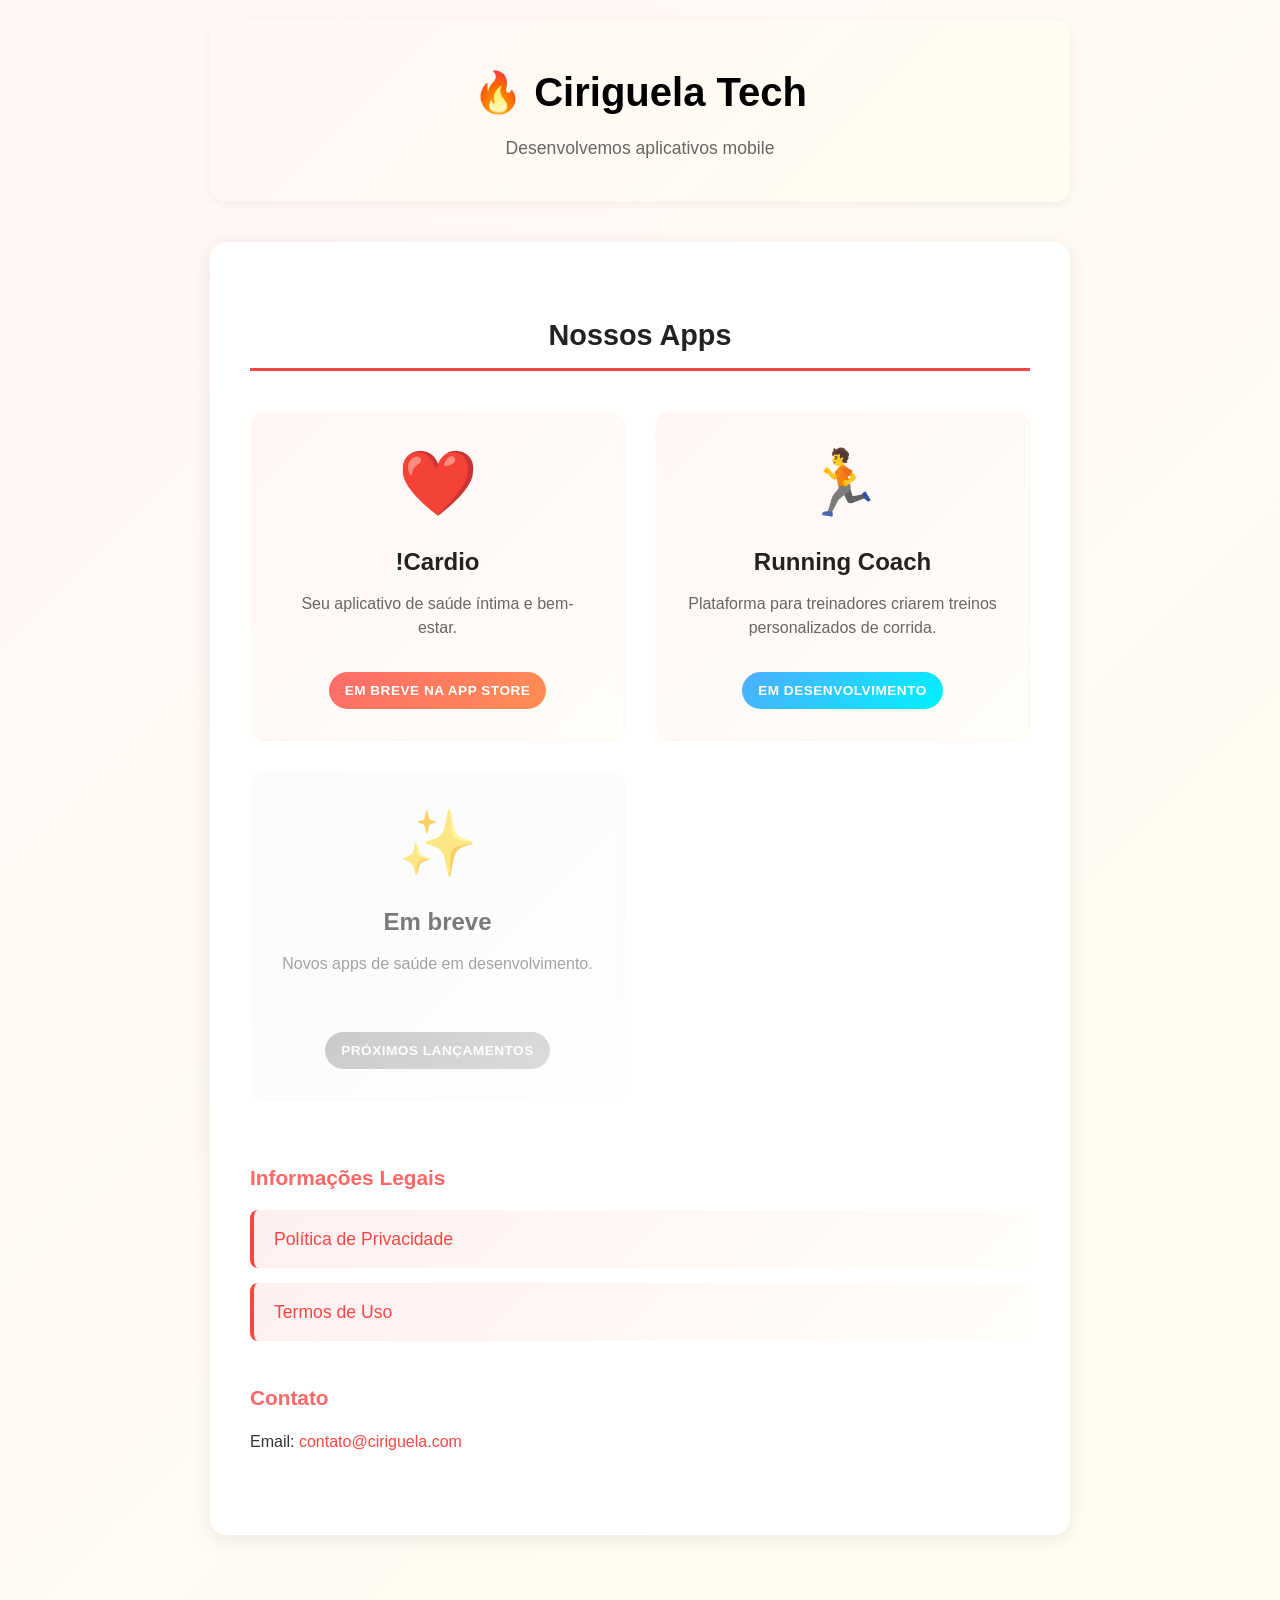
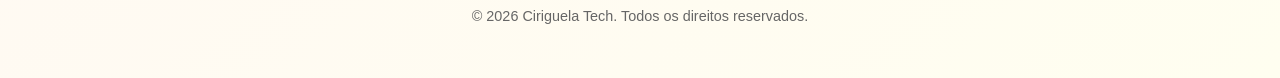
<file: public/index.html>
<!DOCTYPE html>
<html lang="pt-BR">
<head>
    <meta charset="UTF-8">
    <meta name="viewport" content="width=device-width, initial-scale=1.0">
    <title>Ciriguela Tech - Apps de Saúde e Bem-Estar</title>
    <link rel="stylesheet" href="style.css">
</head>
<body>
    <div class="container">
        <header>
            <h1>🔥 Ciriguela Tech</h1>
            <p class="subtitle">Desenvolvemos aplicativos mobile</p>
        </header>

        <main>
            <section class="apps-section">
                <h2>Nossos Apps</h2>
                
                <div class="apps-grid">
                    <!-- !Cardio App -->
                    <div class="app-card">
                        <div class="app-icon">❤️</div>
                        <div class="app-content">
                            <h3>!Cardio</h3>
                            <p class="app-description">Seu aplicativo de saúde íntima e bem-estar.</p>
                            <span class="status-badge launching">Em breve na App Store</span>
                        </div>
                    </div>

                    <!-- Running Coach App -->
                    <div class="app-card">
                        <div class="app-icon">🏃</div>
                        <div class="app-content">
                            <h3>Running Coach</h3>
                            <p class="app-description">Plataforma para treinadores criarem treinos personalizados de corrida.</p>
                            <span class="status-badge development">Em desenvolvimento</span>
                        </div>
                    </div>

                    <!-- Future App Placeholder -->
                    <div class="app-card placeholder">
                        <div class="app-icon">✨</div>
                        <div class="app-content">
                            <h3>Em breve</h3>
                            <p class="app-description">Novos apps de saúde em desenvolvimento.</p>
                            <span class="status-badge coming-soon">Próximos lançamentos</span>
                        </div>
                    </div>
                </div>
            </section>

            <section class="links">
                <h3>Informações Legais</h3>
                <ul>
                    <li><a href="/privacy.html">Política de Privacidade</a></li>
                    <li><a href="/terms.html">Termos de Uso</a></li>
                </ul>
            </section>

            <section class="contact">
                <h3>Contato</h3>
                <p>Email: <a href="mailto:contato@ciriguela.com">contato@ciriguela.com</a></p>
            </section>
        </main>

        <footer>
            <p>&copy; 2026 Ciriguela Tech. Todos os direitos reservados.</p>
        </footer>
    </div>
</body>
</html>
</file>
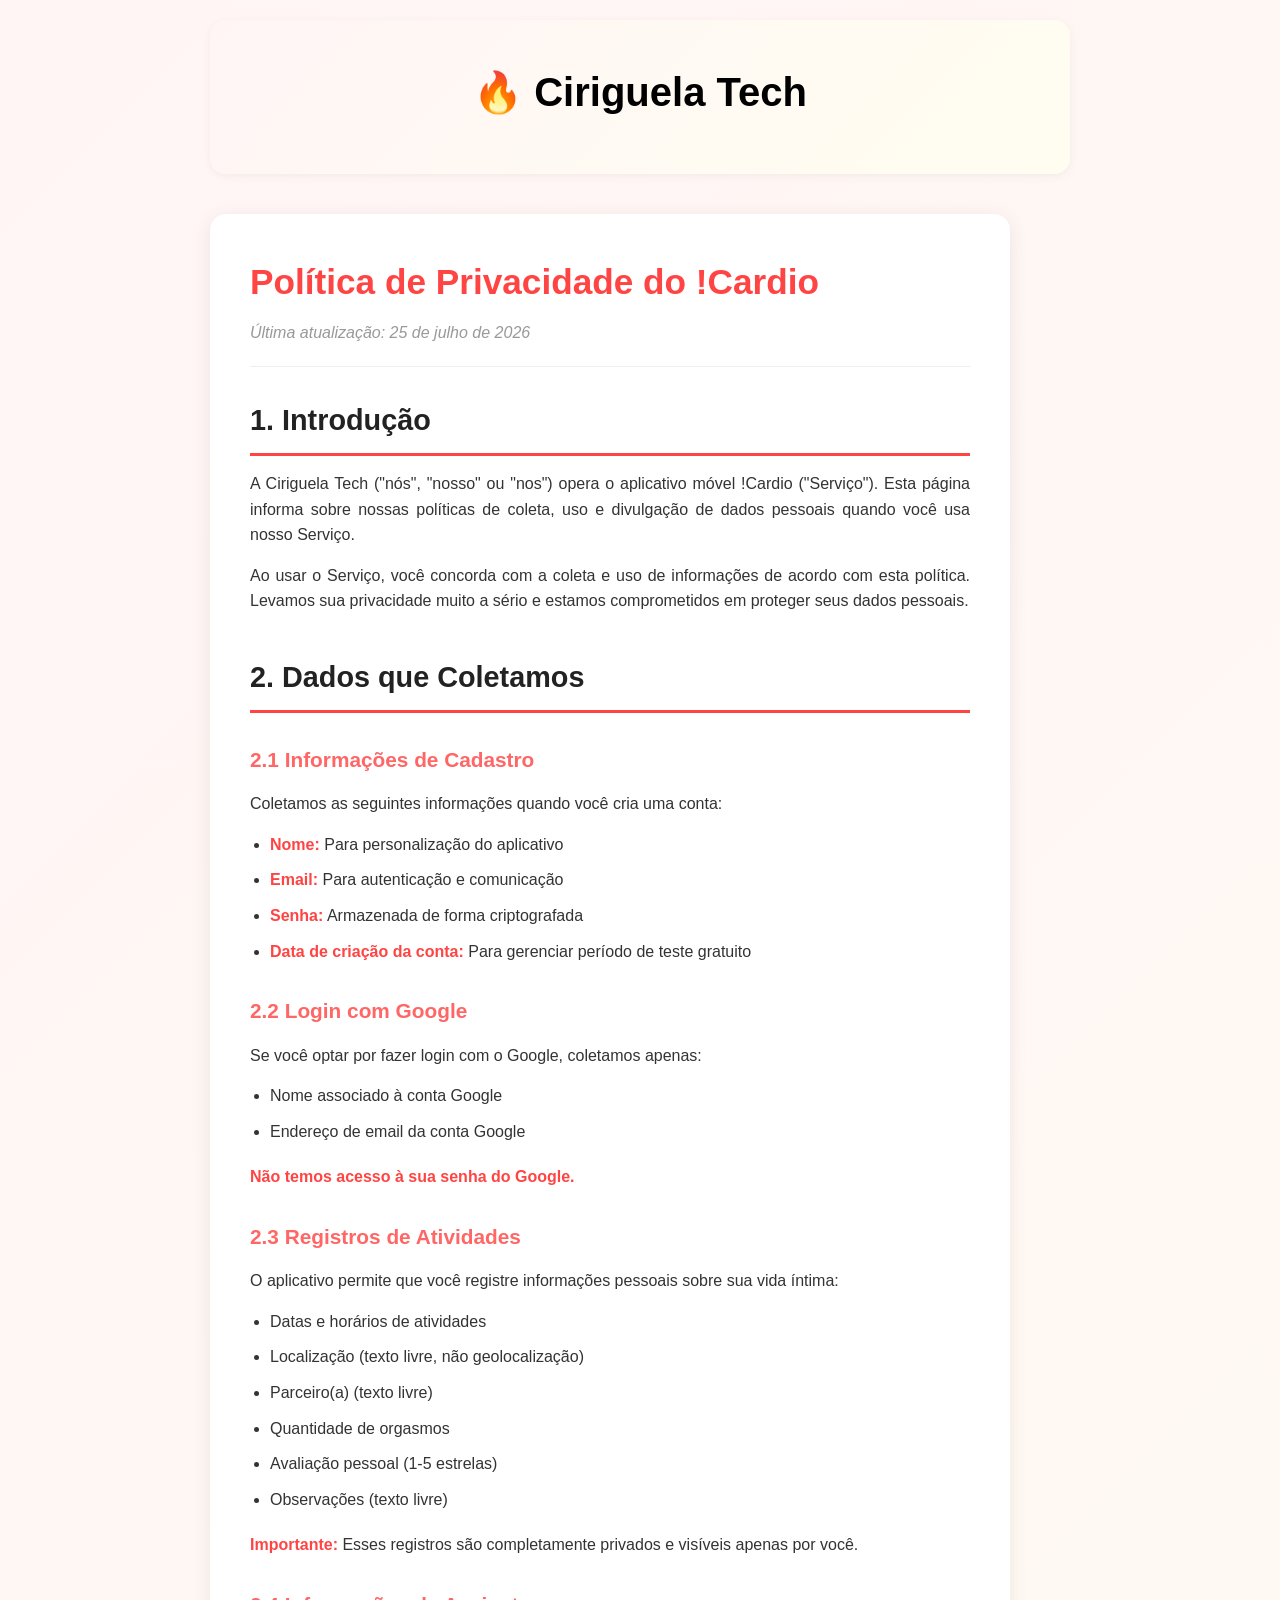
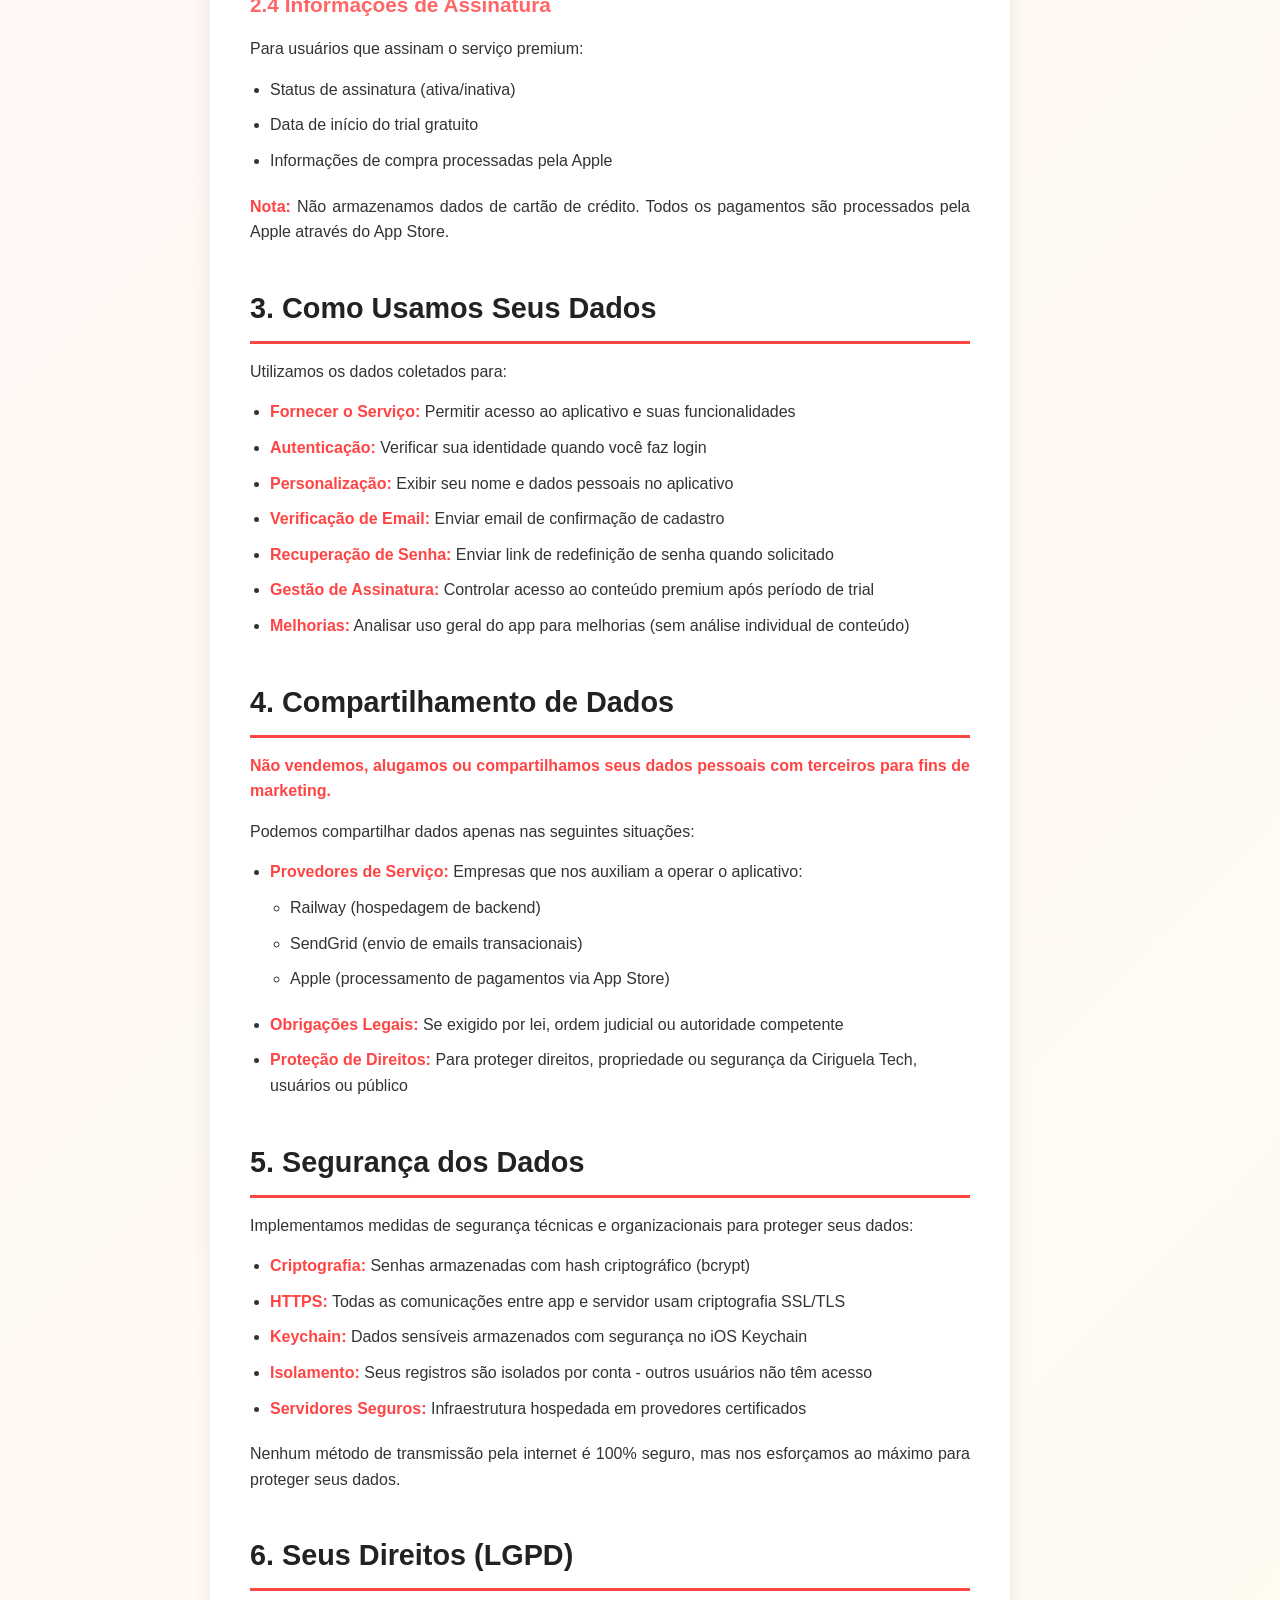
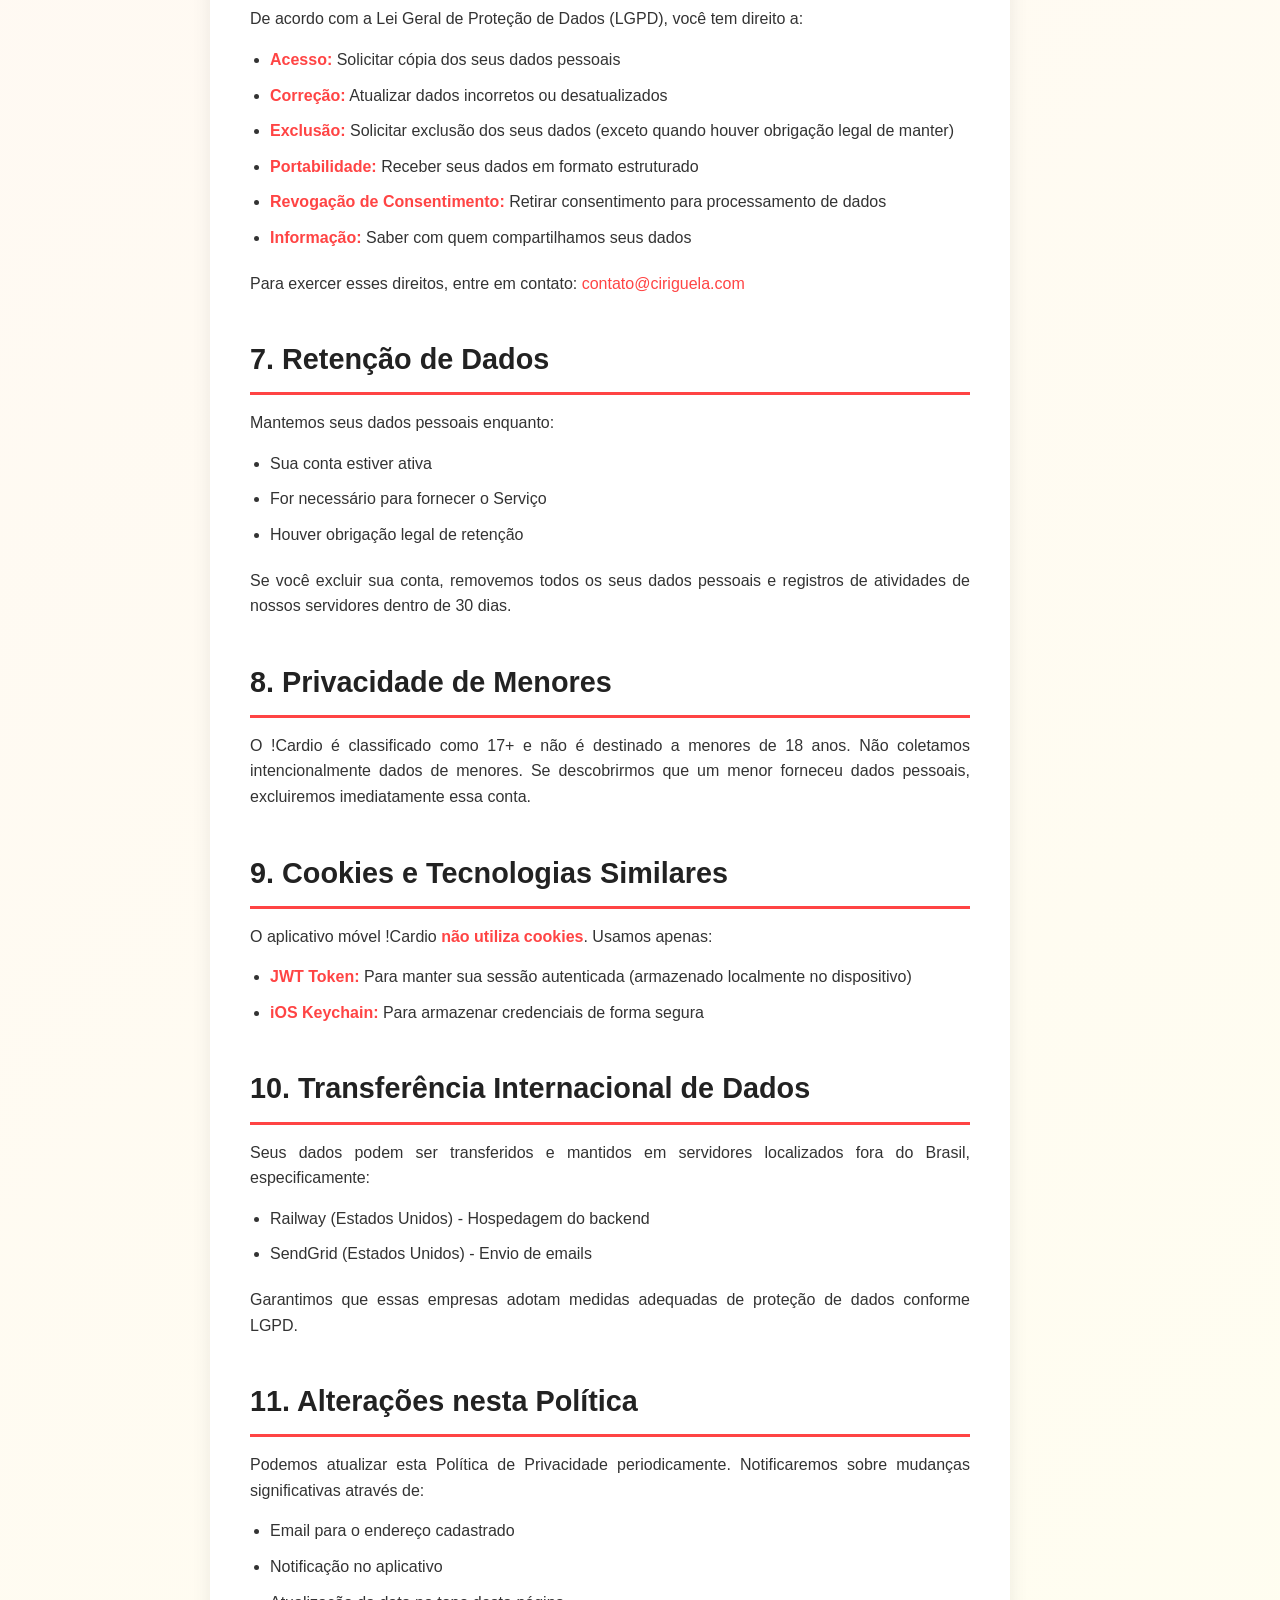
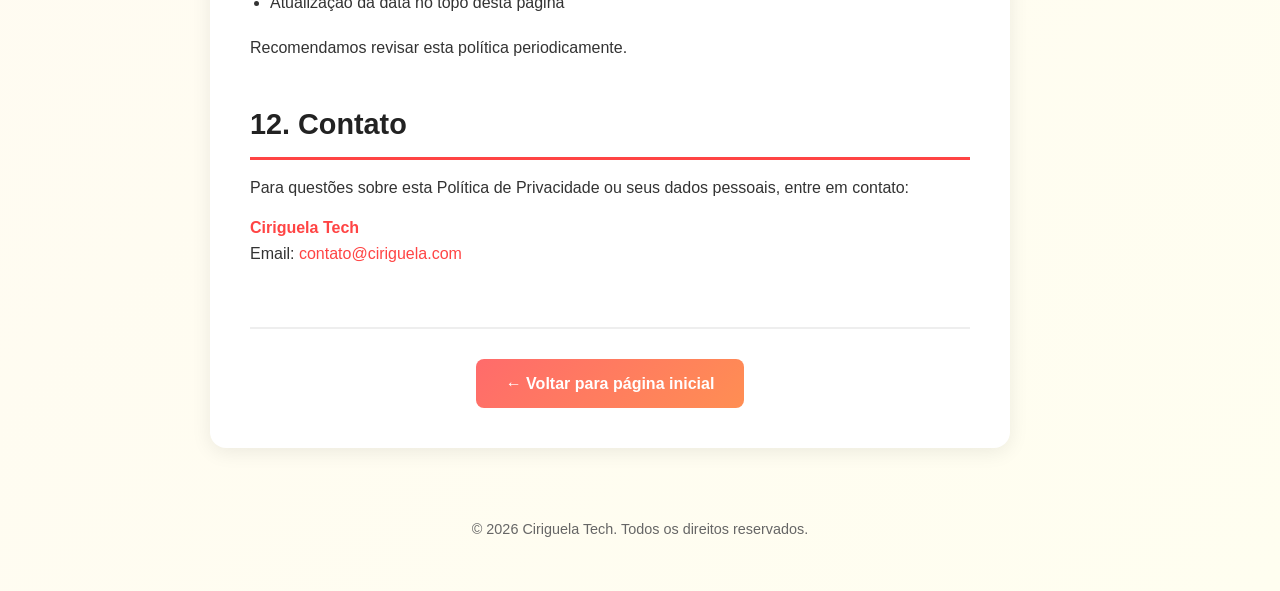
<file: public/privacy.html>
<!DOCTYPE html>
<html lang="pt-BR">
<head>
    <meta charset="UTF-8">
    <meta name="viewport" content="width=device-width, initial-scale=1.0">
    <title>Política de Privacidade - !Cardio</title>
    <link rel="stylesheet" href="style.css">
</head>
<body>
    <div class="container">
        <header>
            <h1>🔥 <a href="/">Ciriguela Tech</a></h1>
        </header>

        <main class="legal">
            <h1>Política de Privacidade do !Cardio</h1>
            <p class="update-date">Última atualização: 25 de julho de 2026</p>

            <section>
                <h2>1. Introdução</h2>
                <p>A Ciriguela Tech ("nós", "nosso" ou "nos") opera o aplicativo móvel !Cardio ("Serviço"). Esta página informa sobre nossas políticas de coleta, uso e divulgação de dados pessoais quando você usa nosso Serviço.</p>
                <p>Ao usar o Serviço, você concorda com a coleta e uso de informações de acordo com esta política. Levamos sua privacidade muito a sério e estamos comprometidos em proteger seus dados pessoais.</p>
            </section>

            <section>
                <h2>2. Dados que Coletamos</h2>
                
                <h3>2.1 Informações de Cadastro</h3>
                <p>Coletamos as seguintes informações quando você cria uma conta:</p>
                <ul>
                    <li><strong>Nome:</strong> Para personalização do aplicativo</li>
                    <li><strong>Email:</strong> Para autenticação e comunicação</li>
                    <li><strong>Senha:</strong> Armazenada de forma criptografada</li>
                    <li><strong>Data de criação da conta:</strong> Para gerenciar período de teste gratuito</li>
                </ul>

                <h3>2.2 Login com Google</h3>
                <p>Se você optar por fazer login com o Google, coletamos apenas:</p>
                <ul>
                    <li>Nome associado à conta Google</li>
                    <li>Endereço de email da conta Google</li>
                </ul>
                <p><strong>Não temos acesso à sua senha do Google.</strong></p>

                <h3>2.3 Registros de Atividades</h3>
                <p>O aplicativo permite que você registre informações pessoais sobre sua vida íntima:</p>
                <ul>
                    <li>Datas e horários de atividades</li>
                    <li>Localização (texto livre, não geolocalização)</li>
                    <li>Parceiro(a) (texto livre)</li>
                    <li>Quantidade de orgasmos</li>
                    <li>Avaliação pessoal (1-5 estrelas)</li>
                    <li>Observações (texto livre)</li>
                </ul>
                <p><strong>Importante:</strong> Esses registros são completamente privados e visíveis apenas por você.</p>

                <h3>2.4 Informações de Assinatura</h3>
                <p>Para usuários que assinam o serviço premium:</p>
                <ul>
                    <li>Status de assinatura (ativa/inativa)</li>
                    <li>Data de início do trial gratuito</li>
                    <li>Informações de compra processadas pela Apple</li>
                </ul>
                <p><strong>Nota:</strong> Não armazenamos dados de cartão de crédito. Todos os pagamentos são processados pela Apple através do App Store.</p>
            </section>

            <section>
                <h2>3. Como Usamos Seus Dados</h2>
                <p>Utilizamos os dados coletados para:</p>
                <ul>
                    <li><strong>Fornecer o Serviço:</strong> Permitir acesso ao aplicativo e suas funcionalidades</li>
                    <li><strong>Autenticação:</strong> Verificar sua identidade quando você faz login</li>
                    <li><strong>Personalização:</strong> Exibir seu nome e dados pessoais no aplicativo</li>
                    <li><strong>Verificação de Email:</strong> Enviar email de confirmação de cadastro</li>
                    <li><strong>Recuperação de Senha:</strong> Enviar link de redefinição de senha quando solicitado</li>
                    <li><strong>Gestão de Assinatura:</strong> Controlar acesso ao conteúdo premium após período de trial</li>
                    <li><strong>Melhorias:</strong> Analisar uso geral do app para melhorias (sem análise individual de conteúdo)</li>
                </ul>
            </section>

            <section>
                <h2>4. Compartilhamento de Dados</h2>
                <p><strong>Não vendemos, alugamos ou compartilhamos seus dados pessoais com terceiros para fins de marketing.</strong></p>
                
                <p>Podemos compartilhar dados apenas nas seguintes situações:</p>
                <ul>
                    <li><strong>Provedores de Serviço:</strong> Empresas que nos auxiliam a operar o aplicativo:
                        <ul>
                            <li>Railway (hospedagem de backend)</li>
                            <li>SendGrid (envio de emails transacionais)</li>
                            <li>Apple (processamento de pagamentos via App Store)</li>
                        </ul>
                    </li>
                    <li><strong>Obrigações Legais:</strong> Se exigido por lei, ordem judicial ou autoridade competente</li>
                    <li><strong>Proteção de Direitos:</strong> Para proteger direitos, propriedade ou segurança da Ciriguela Tech, usuários ou público</li>
                </ul>
            </section>

            <section>
                <h2>5. Segurança dos Dados</h2>
                <p>Implementamos medidas de segurança técnicas e organizacionais para proteger seus dados:</p>
                <ul>
                    <li><strong>Criptografia:</strong> Senhas armazenadas com hash criptográfico (bcrypt)</li>
                    <li><strong>HTTPS:</strong> Todas as comunicações entre app e servidor usam criptografia SSL/TLS</li>
                    <li><strong>Keychain:</strong> Dados sensíveis armazenados com segurança no iOS Keychain</li>
                    <li><strong>Isolamento:</strong> Seus registros são isolados por conta - outros usuários não têm acesso</li>
                    <li><strong>Servidores Seguros:</strong> Infraestrutura hospedada em provedores certificados</li>
                </ul>
                <p>Nenhum método de transmissão pela internet é 100% seguro, mas nos esforçamos ao máximo para proteger seus dados.</p>
            </section>

            <section>
                <h2>6. Seus Direitos (LGPD)</h2>
                <p>De acordo com a Lei Geral de Proteção de Dados (LGPD), você tem direito a:</p>
                <ul>
                    <li><strong>Acesso:</strong> Solicitar cópia dos seus dados pessoais</li>
                    <li><strong>Correção:</strong> Atualizar dados incorretos ou desatualizados</li>
                    <li><strong>Exclusão:</strong> Solicitar exclusão dos seus dados (exceto quando houver obrigação legal de manter)</li>
                    <li><strong>Portabilidade:</strong> Receber seus dados em formato estruturado</li>
                    <li><strong>Revogação de Consentimento:</strong> Retirar consentimento para processamento de dados</li>
                    <li><strong>Informação:</strong> Saber com quem compartilhamos seus dados</li>
                </ul>
                <p>Para exercer esses direitos, entre em contato: <a href="mailto:contato@ciriguela.com">contato@ciriguela.com</a></p>
            </section>

            <section>
                <h2>7. Retenção de Dados</h2>
                <p>Mantemos seus dados pessoais enquanto:</p>
                <ul>
                    <li>Sua conta estiver ativa</li>
                    <li>For necessário para fornecer o Serviço</li>
                    <li>Houver obrigação legal de retenção</li>
                </ul>
                <p>Se você excluir sua conta, removemos todos os seus dados pessoais e registros de atividades de nossos servidores dentro de 30 dias.</p>
            </section>

            <section>
                <h2>8. Privacidade de Menores</h2>
                <p>O !Cardio é classificado como 17+ e não é destinado a menores de 18 anos. Não coletamos intencionalmente dados de menores. Se descobrirmos que um menor forneceu dados pessoais, excluiremos imediatamente essa conta.</p>
            </section>

            <section>
                <h2>9. Cookies e Tecnologias Similares</h2>
                <p>O aplicativo móvel !Cardio <strong>não utiliza cookies</strong>. Usamos apenas:</p>
                <ul>
                    <li><strong>JWT Token:</strong> Para manter sua sessão autenticada (armazenado localmente no dispositivo)</li>
                    <li><strong>iOS Keychain:</strong> Para armazenar credenciais de forma segura</li>
                </ul>
            </section>

            <section>
                <h2>10. Transferência Internacional de Dados</h2>
                <p>Seus dados podem ser transferidos e mantidos em servidores localizados fora do Brasil, especificamente:</p>
                <ul>
                    <li>Railway (Estados Unidos) - Hospedagem do backend</li>
                    <li>SendGrid (Estados Unidos) - Envio de emails</li>
                </ul>
                <p>Garantimos que essas empresas adotam medidas adequadas de proteção de dados conforme LGPD.</p>
            </section>

            <section>
                <h2>11. Alterações nesta Política</h2>
                <p>Podemos atualizar esta Política de Privacidade periodicamente. Notificaremos sobre mudanças significativas através de:</p>
                <ul>
                    <li>Email para o endereço cadastrado</li>
                    <li>Notificação no aplicativo</li>
                    <li>Atualização da data no topo desta página</li>
                </ul>
                <p>Recomendamos revisar esta política periodicamente.</p>
            </section>

            <section>
                <h2>12. Contato</h2>
                <p>Para questões sobre esta Política de Privacidade ou seus dados pessoais, entre em contato:</p>
                <p>
                    <strong>Ciriguela Tech</strong><br>
                    Email: <a href="mailto:contato@ciriguela.com">contato@ciriguela.com</a>
                </p>
            </section>

            <div class="back-link">
                <a href="/">← Voltar para página inicial</a>
            </div>
        </main>

        <footer>
            <p>&copy; 2026 Ciriguela Tech. Todos os direitos reservados.</p>
        </footer>
    </div>
</body>
</html>
</file>
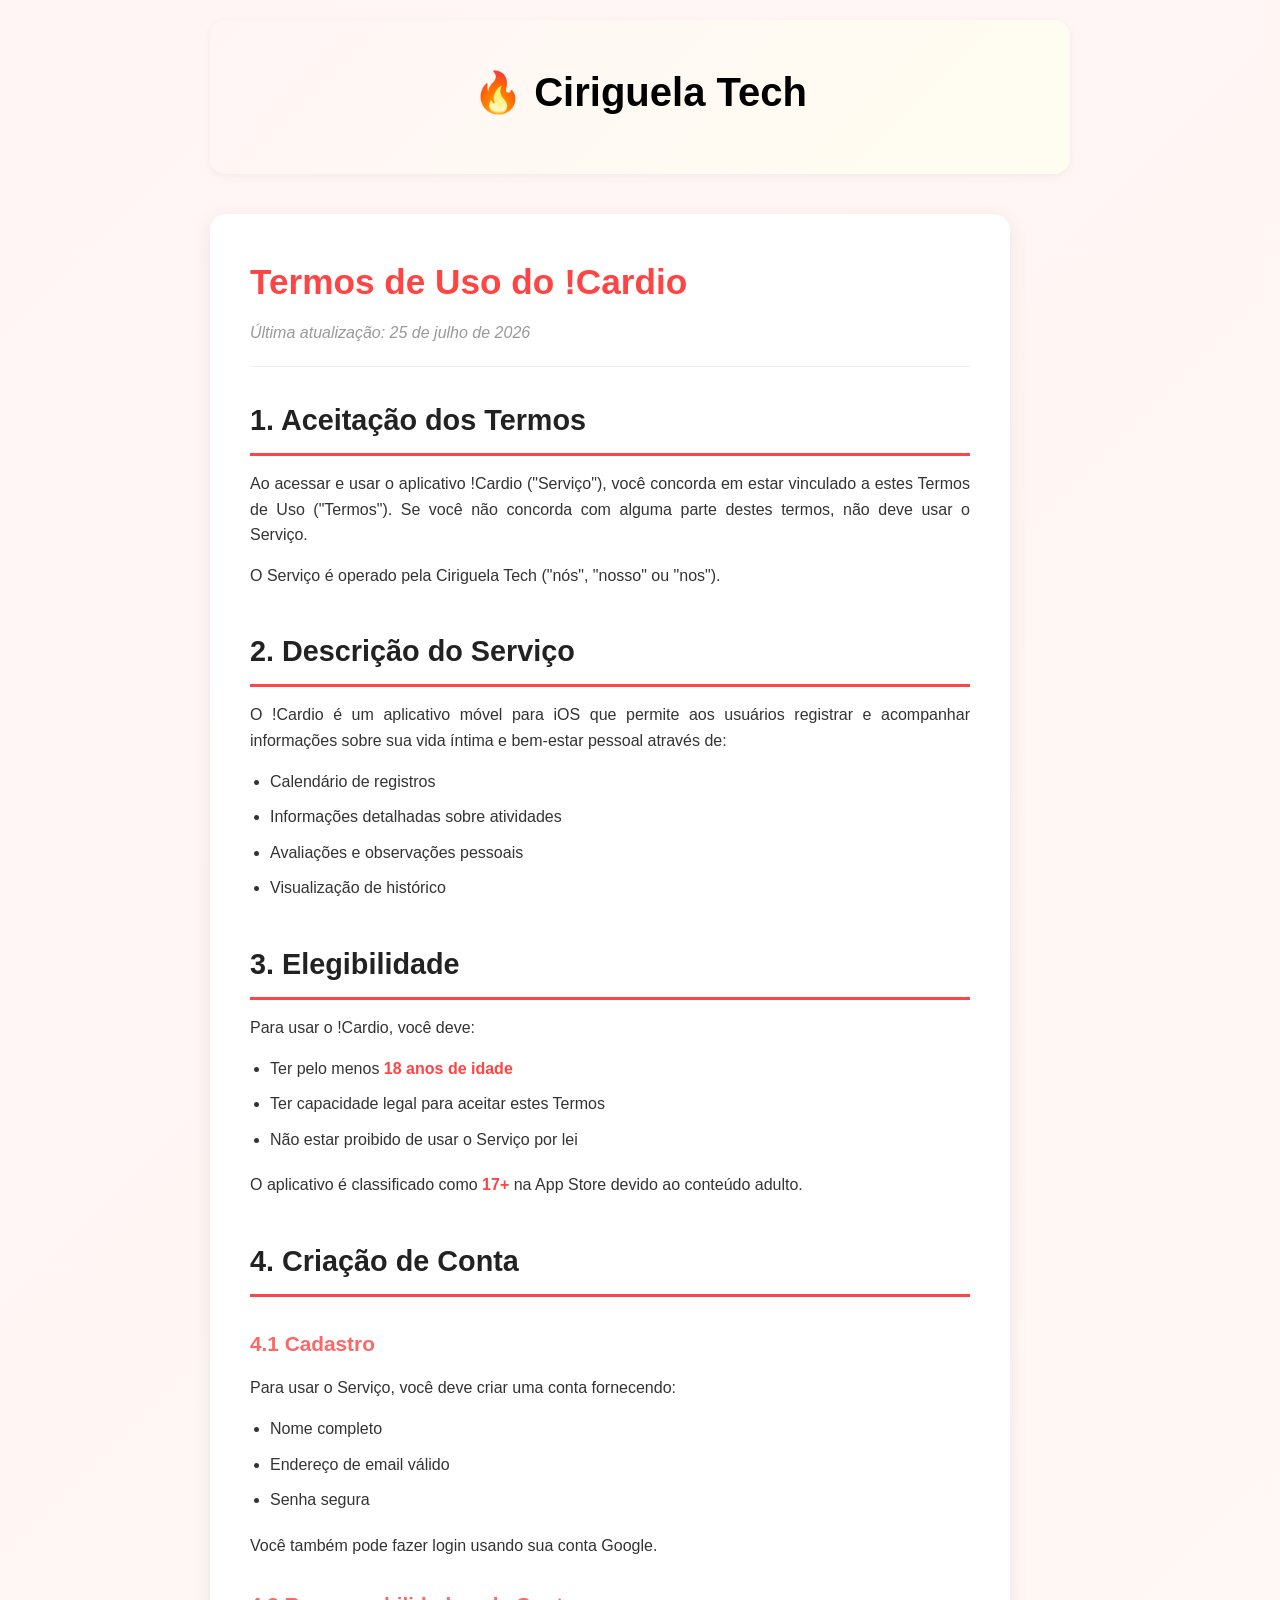
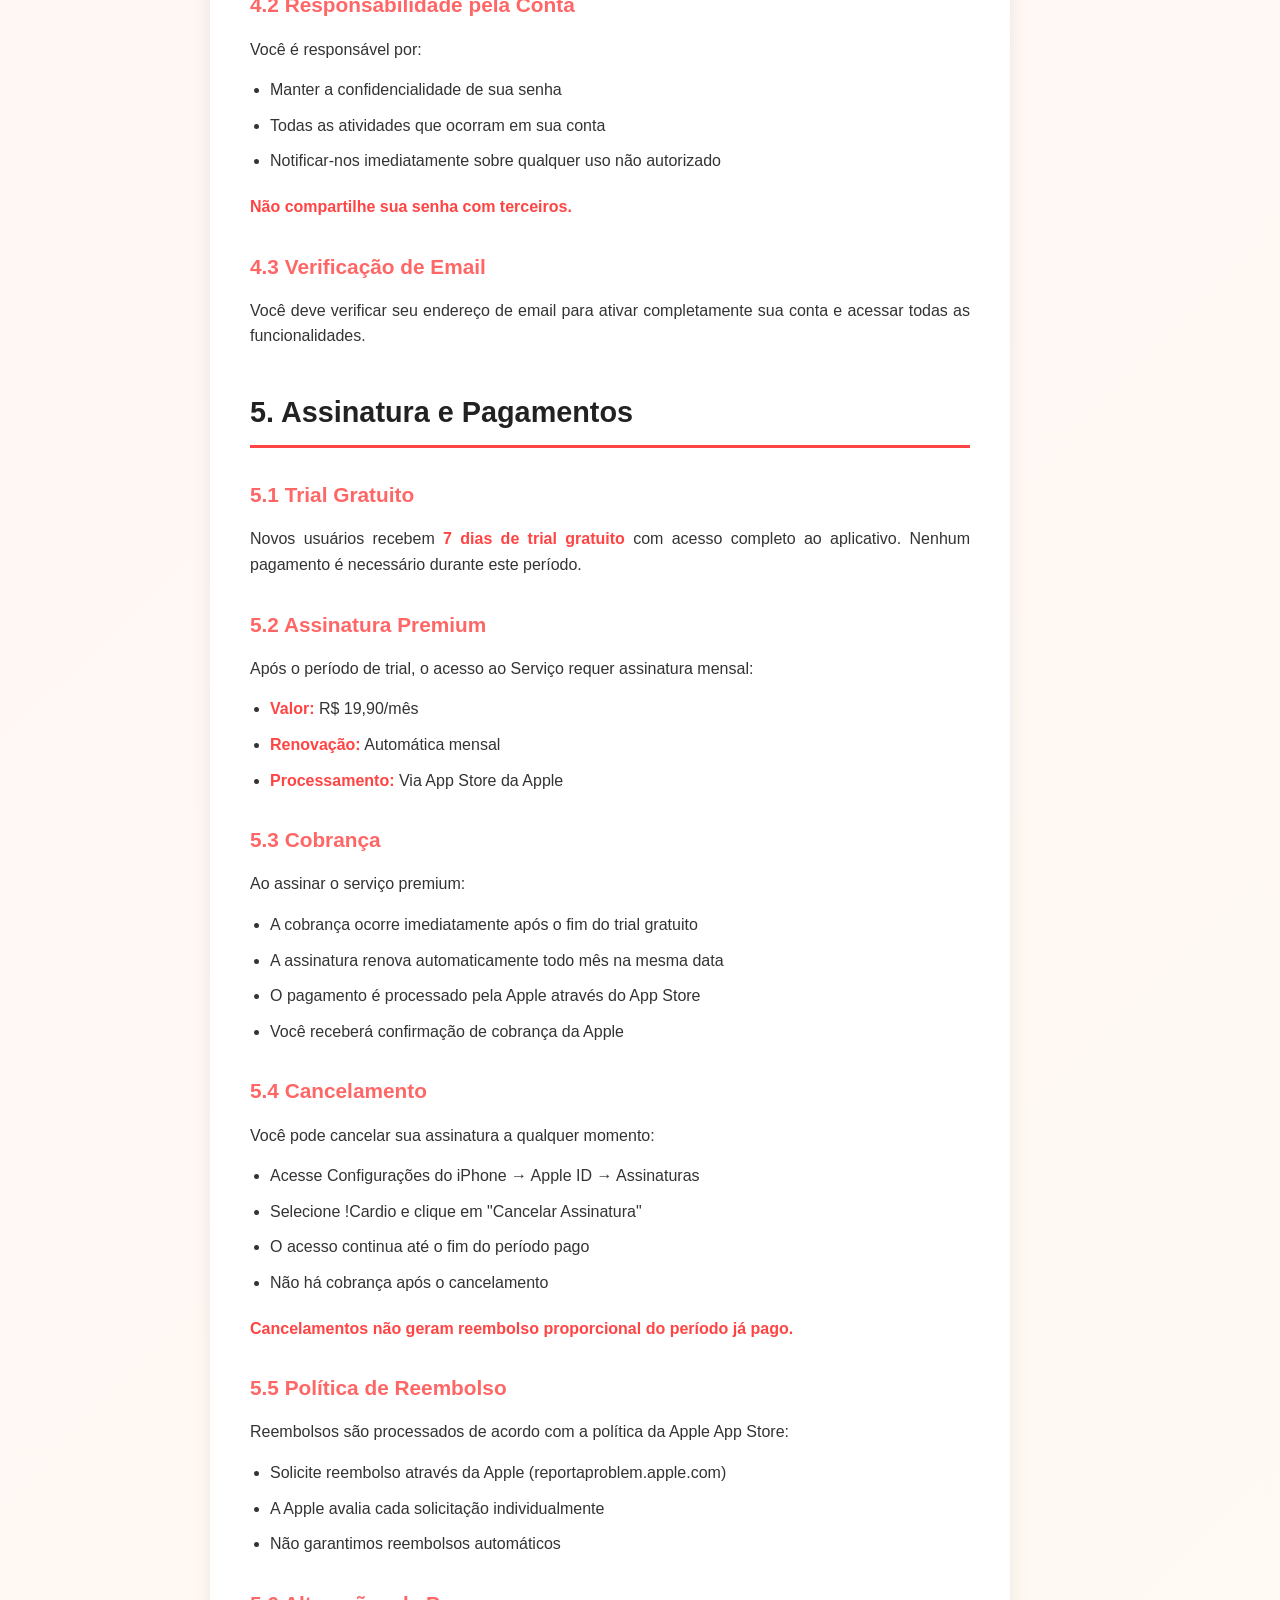
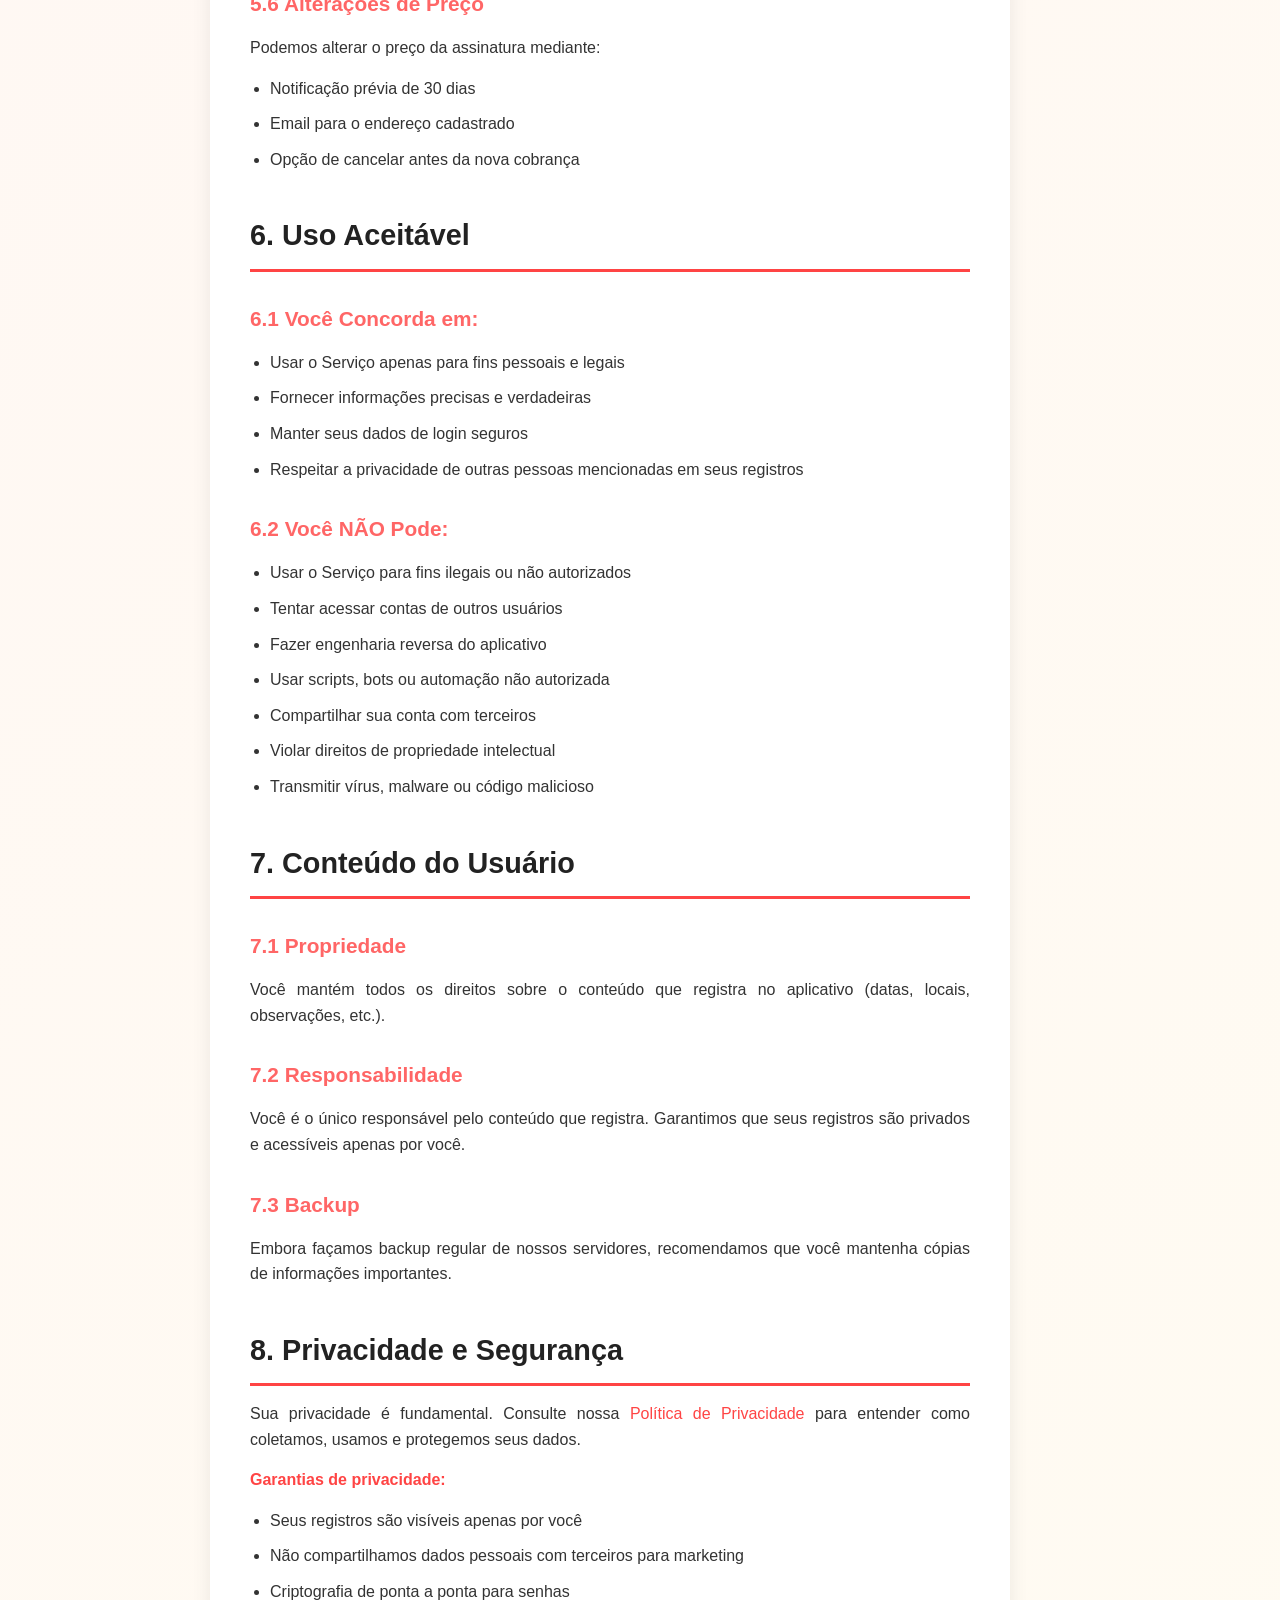
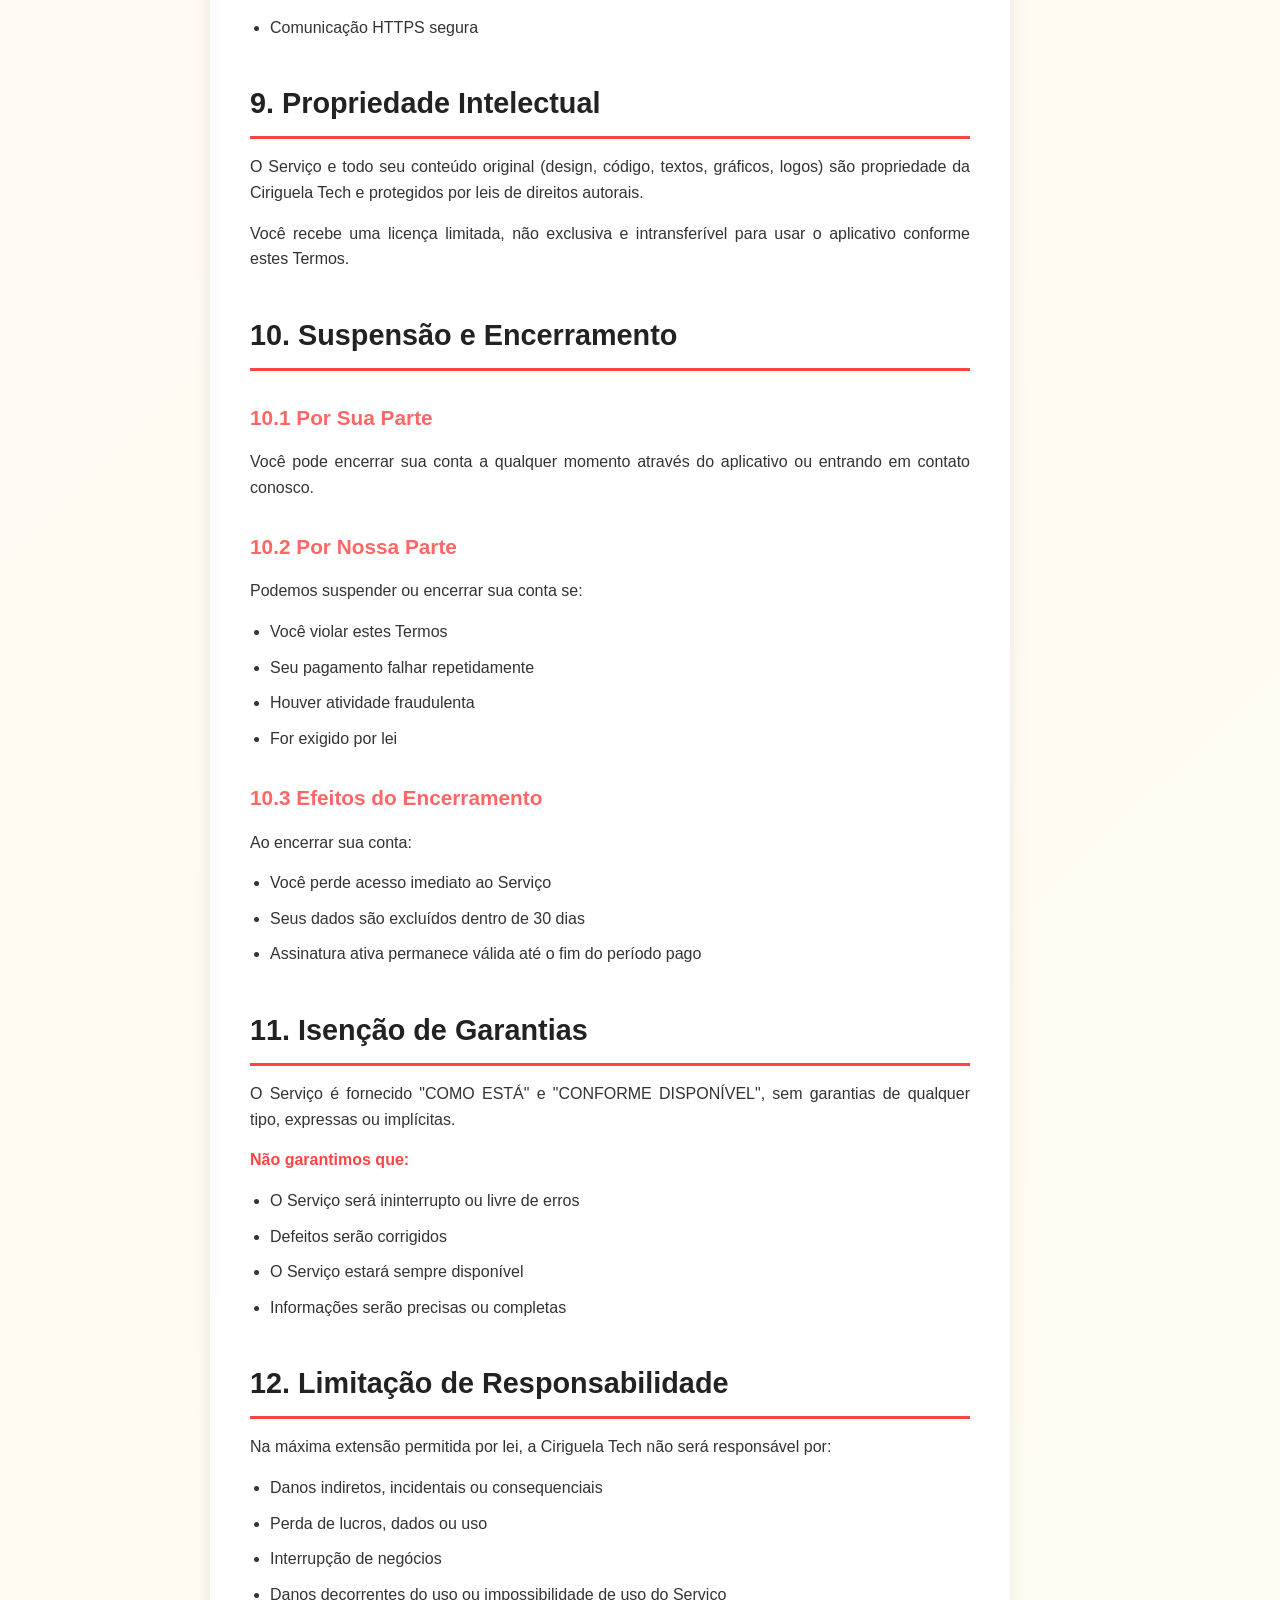
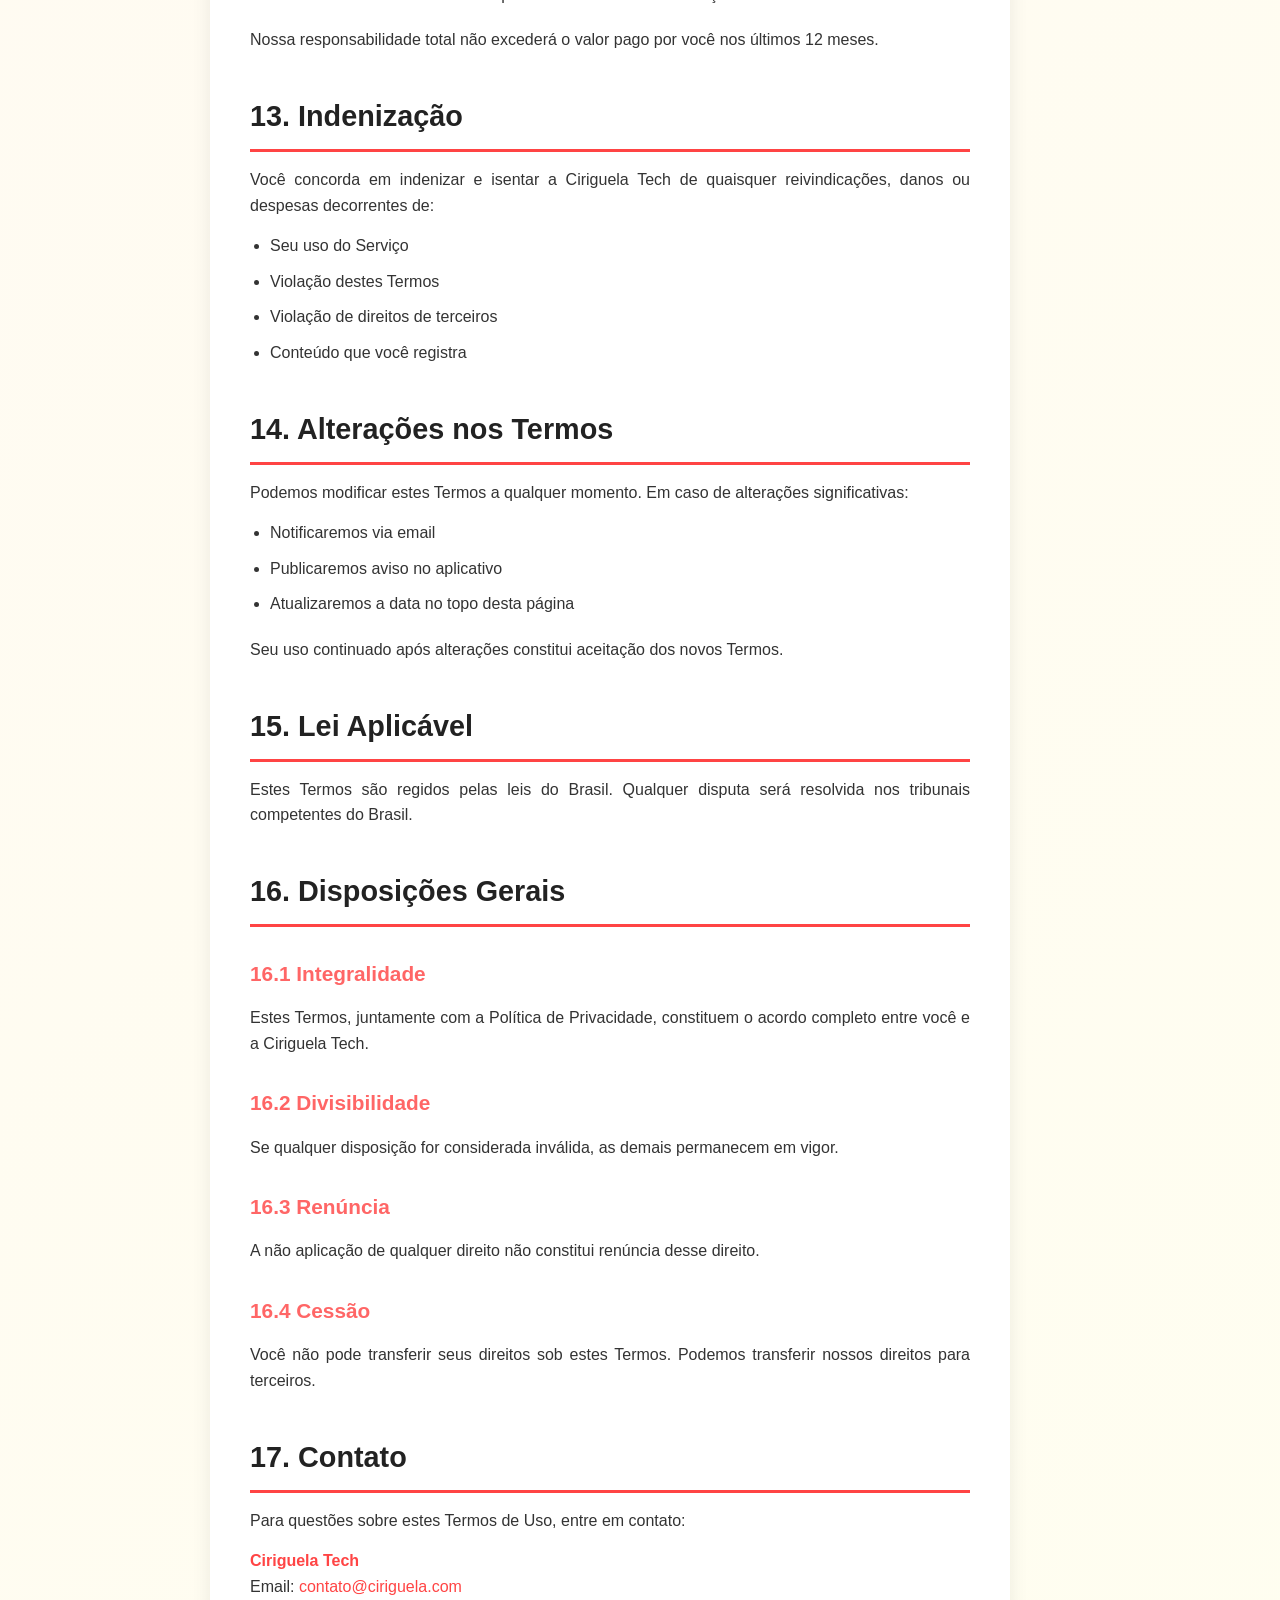
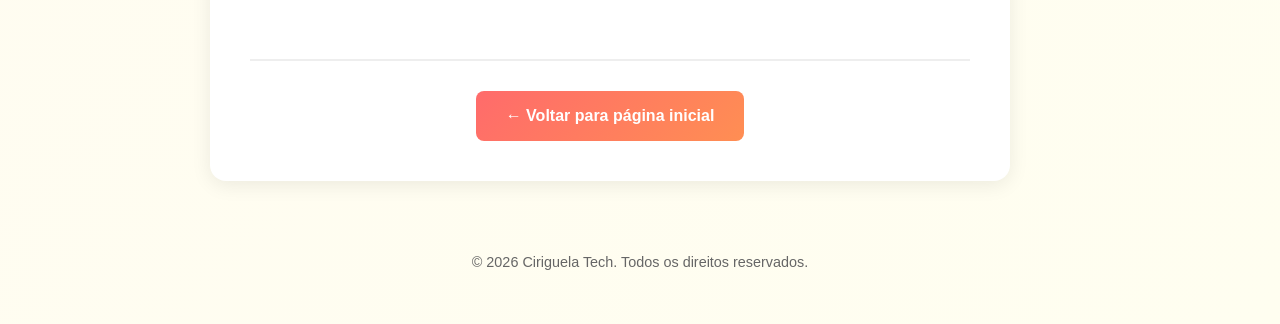
<file: public/terms.html>
<!DOCTYPE html>
<html lang="pt-BR">
<head>
    <meta charset="UTF-8">
    <meta name="viewport" content="width=device-width, initial-scale=1.0">
    <title>Termos de Uso - !Cardio</title>
    <link rel="stylesheet" href="style.css">
</head>
<body>
    <div class="container">
        <header>
            <h1>🔥 <a href="/">Ciriguela Tech</a></h1>
        </header>

        <main class="legal">
            <h1>Termos de Uso do !Cardio</h1>
            <p class="update-date">Última atualização: 25 de julho de 2026</p>

            <section>
                <h2>1. Aceitação dos Termos</h2>
                <p>Ao acessar e usar o aplicativo !Cardio ("Serviço"), você concorda em estar vinculado a estes Termos de Uso ("Termos"). Se você não concorda com alguma parte destes termos, não deve usar o Serviço.</p>
                <p>O Serviço é operado pela Ciriguela Tech ("nós", "nosso" ou "nos").</p>
            </section>

            <section>
                <h2>2. Descrição do Serviço</h2>
                <p>O !Cardio é um aplicativo móvel para iOS que permite aos usuários registrar e acompanhar informações sobre sua vida íntima e bem-estar pessoal através de:</p>
                <ul>
                    <li>Calendário de registros</li>
                    <li>Informações detalhadas sobre atividades</li>
                    <li>Avaliações e observações pessoais</li>
                    <li>Visualização de histórico</li>
                </ul>
            </section>

            <section>
                <h2>3. Elegibilidade</h2>
                <p>Para usar o !Cardio, você deve:</p>
                <ul>
                    <li>Ter pelo menos <strong>18 anos de idade</strong></li>
                    <li>Ter capacidade legal para aceitar estes Termos</li>
                    <li>Não estar proibido de usar o Serviço por lei</li>
                </ul>
                <p>O aplicativo é classificado como <strong>17+</strong> na App Store devido ao conteúdo adulto.</p>
            </section>

            <section>
                <h2>4. Criação de Conta</h2>
                
                <h3>4.1 Cadastro</h3>
                <p>Para usar o Serviço, você deve criar uma conta fornecendo:</p>
                <ul>
                    <li>Nome completo</li>
                    <li>Endereço de email válido</li>
                    <li>Senha segura</li>
                </ul>
                <p>Você também pode fazer login usando sua conta Google.</p>

                <h3>4.2 Responsabilidade pela Conta</h3>
                <p>Você é responsável por:</p>
                <ul>
                    <li>Manter a confidencialidade de sua senha</li>
                    <li>Todas as atividades que ocorram em sua conta</li>
                    <li>Notificar-nos imediatamente sobre qualquer uso não autorizado</li>
                </ul>
                <p><strong>Não compartilhe sua senha com terceiros.</strong></p>

                <h3>4.3 Verificação de Email</h3>
                <p>Você deve verificar seu endereço de email para ativar completamente sua conta e acessar todas as funcionalidades.</p>
            </section>

            <section>
                <h2>5. Assinatura e Pagamentos</h2>
                
                <h3>5.1 Trial Gratuito</h3>
                <p>Novos usuários recebem <strong>7 dias de trial gratuito</strong> com acesso completo ao aplicativo. Nenhum pagamento é necessário durante este período.</p>

                <h3>5.2 Assinatura Premium</h3>
                <p>Após o período de trial, o acesso ao Serviço requer assinatura mensal:</p>
                <ul>
                    <li><strong>Valor:</strong> R$ 19,90/mês</li>
                    <li><strong>Renovação:</strong> Automática mensal</li>
                    <li><strong>Processamento:</strong> Via App Store da Apple</li>
                </ul>

                <h3>5.3 Cobrança</h3>
                <p>Ao assinar o serviço premium:</p>
                <ul>
                    <li>A cobrança ocorre imediatamente após o fim do trial gratuito</li>
                    <li>A assinatura renova automaticamente todo mês na mesma data</li>
                    <li>O pagamento é processado pela Apple através do App Store</li>
                    <li>Você receberá confirmação de cobrança da Apple</li>
                </ul>

                <h3>5.4 Cancelamento</h3>
                <p>Você pode cancelar sua assinatura a qualquer momento:</p>
                <ul>
                    <li>Acesse Configurações do iPhone → Apple ID → Assinaturas</li>
                    <li>Selecione !Cardio e clique em "Cancelar Assinatura"</li>
                    <li>O acesso continua até o fim do período pago</li>
                    <li>Não há cobrança após o cancelamento</li>
                </ul>
                <p><strong>Cancelamentos não geram reembolso proporcional do período já pago.</strong></p>

                <h3>5.5 Política de Reembolso</h3>
                <p>Reembolsos são processados de acordo com a política da Apple App Store:</p>
                <ul>
                    <li>Solicite reembolso através da Apple (reportaproblem.apple.com)</li>
                    <li>A Apple avalia cada solicitação individualmente</li>
                    <li>Não garantimos reembolsos automáticos</li>
                </ul>

                <h3>5.6 Alterações de Preço</h3>
                <p>Podemos alterar o preço da assinatura mediante:</p>
                <ul>
                    <li>Notificação prévia de 30 dias</li>
                    <li>Email para o endereço cadastrado</li>
                    <li>Opção de cancelar antes da nova cobrança</li>
                </ul>
            </section>

            <section>
                <h2>6. Uso Aceitável</h2>
                
                <h3>6.1 Você Concorda em:</h3>
                <ul>
                    <li>Usar o Serviço apenas para fins pessoais e legais</li>
                    <li>Fornecer informações precisas e verdadeiras</li>
                    <li>Manter seus dados de login seguros</li>
                    <li>Respeitar a privacidade de outras pessoas mencionadas em seus registros</li>
                </ul>

                <h3>6.2 Você NÃO Pode:</h3>
                <ul>
                    <li>Usar o Serviço para fins ilegais ou não autorizados</li>
                    <li>Tentar acessar contas de outros usuários</li>
                    <li>Fazer engenharia reversa do aplicativo</li>
                    <li>Usar scripts, bots ou automação não autorizada</li>
                    <li>Compartilhar sua conta com terceiros</li>
                    <li>Violar direitos de propriedade intelectual</li>
                    <li>Transmitir vírus, malware ou código malicioso</li>
                </ul>
            </section>

            <section>
                <h2>7. Conteúdo do Usuário</h2>
                
                <h3>7.1 Propriedade</h3>
                <p>Você mantém todos os direitos sobre o conteúdo que registra no aplicativo (datas, locais, observações, etc.).</p>

                <h3>7.2 Responsabilidade</h3>
                <p>Você é o único responsável pelo conteúdo que registra. Garantimos que seus registros são privados e acessíveis apenas por você.</p>

                <h3>7.3 Backup</h3>
                <p>Embora façamos backup regular de nossos servidores, recomendamos que você mantenha cópias de informações importantes.</p>
            </section>

            <section>
                <h2>8. Privacidade e Segurança</h2>
                <p>Sua privacidade é fundamental. Consulte nossa <a href="/privacy.html">Política de Privacidade</a> para entender como coletamos, usamos e protegemos seus dados.</p>
                <p><strong>Garantias de privacidade:</strong></p>
                <ul>
                    <li>Seus registros são visíveis apenas por você</li>
                    <li>Não compartilhamos dados pessoais com terceiros para marketing</li>
                    <li>Criptografia de ponta a ponta para senhas</li>
                    <li>Comunicação HTTPS segura</li>
                </ul>
            </section>

            <section>
                <h2>9. Propriedade Intelectual</h2>
                <p>O Serviço e todo seu conteúdo original (design, código, textos, gráficos, logos) são propriedade da Ciriguela Tech e protegidos por leis de direitos autorais.</p>
                <p>Você recebe uma licença limitada, não exclusiva e intransferível para usar o aplicativo conforme estes Termos.</p>
            </section>

            <section>
                <h2>10. Suspensão e Encerramento</h2>
                
                <h3>10.1 Por Sua Parte</h3>
                <p>Você pode encerrar sua conta a qualquer momento através do aplicativo ou entrando em contato conosco.</p>

                <h3>10.2 Por Nossa Parte</h3>
                <p>Podemos suspender ou encerrar sua conta se:</p>
                <ul>
                    <li>Você violar estes Termos</li>
                    <li>Seu pagamento falhar repetidamente</li>
                    <li>Houver atividade fraudulenta</li>
                    <li>For exigido por lei</li>
                </ul>

                <h3>10.3 Efeitos do Encerramento</h3>
                <p>Ao encerrar sua conta:</p>
                <ul>
                    <li>Você perde acesso imediato ao Serviço</li>
                    <li>Seus dados são excluídos dentro de 30 dias</li>
                    <li>Assinatura ativa permanece válida até o fim do período pago</li>
                </ul>
            </section>

            <section>
                <h2>11. Isenção de Garantias</h2>
                <p>O Serviço é fornecido "COMO ESTÁ" e "CONFORME DISPONÍVEL", sem garantias de qualquer tipo, expressas ou implícitas.</p>
                <p><strong>Não garantimos que:</strong></p>
                <ul>
                    <li>O Serviço será ininterrupto ou livre de erros</li>
                    <li>Defeitos serão corrigidos</li>
                    <li>O Serviço estará sempre disponível</li>
                    <li>Informações serão precisas ou completas</li>
                </ul>
            </section>

            <section>
                <h2>12. Limitação de Responsabilidade</h2>
                <p>Na máxima extensão permitida por lei, a Ciriguela Tech não será responsável por:</p>
                <ul>
                    <li>Danos indiretos, incidentais ou consequenciais</li>
                    <li>Perda de lucros, dados ou uso</li>
                    <li>Interrupção de negócios</li>
                    <li>Danos decorrentes do uso ou impossibilidade de uso do Serviço</li>
                </ul>
                <p>Nossa responsabilidade total não excederá o valor pago por você nos últimos 12 meses.</p>
            </section>

            <section>
                <h2>13. Indenização</h2>
                <p>Você concorda em indenizar e isentar a Ciriguela Tech de quaisquer reivindicações, danos ou despesas decorrentes de:</p>
                <ul>
                    <li>Seu uso do Serviço</li>
                    <li>Violação destes Termos</li>
                    <li>Violação de direitos de terceiros</li>
                    <li>Conteúdo que você registra</li>
                </ul>
            </section>

            <section>
                <h2>14. Alterações nos Termos</h2>
                <p>Podemos modificar estes Termos a qualquer momento. Em caso de alterações significativas:</p>
                <ul>
                    <li>Notificaremos via email</li>
                    <li>Publicaremos aviso no aplicativo</li>
                    <li>Atualizaremos a data no topo desta página</li>
                </ul>
                <p>Seu uso continuado após alterações constitui aceitação dos novos Termos.</p>
            </section>

            <section>
                <h2>15. Lei Aplicável</h2>
                <p>Estes Termos são regidos pelas leis do Brasil. Qualquer disputa será resolvida nos tribunais competentes do Brasil.</p>
            </section>

            <section>
                <h2>16. Disposições Gerais</h2>
                
                <h3>16.1 Integralidade</h3>
                <p>Estes Termos, juntamente com a Política de Privacidade, constituem o acordo completo entre você e a Ciriguela Tech.</p>

                <h3>16.2 Divisibilidade</h3>
                <p>Se qualquer disposição for considerada inválida, as demais permanecem em vigor.</p>

                <h3>16.3 Renúncia</h3>
                <p>A não aplicação de qualquer direito não constitui renúncia desse direito.</p>

                <h3>16.4 Cessão</h3>
                <p>Você não pode transferir seus direitos sob estes Termos. Podemos transferir nossos direitos para terceiros.</p>
            </section>

            <section>
                <h2>17. Contato</h2>
                <p>Para questões sobre estes Termos de Uso, entre em contato:</p>
                <p>
                    <strong>Ciriguela Tech</strong><br>
                    Email: <a href="mailto:contato@ciriguela.com">contato@ciriguela.com</a>
                </p>
            </section>

            <div class="back-link">
                <a href="/">← Voltar para página inicial</a>
            </div>
        </main>

        <footer>
            <p>&copy; 2026 Ciriguela Tech. Todos os direitos reservados.</p>
        </footer>
    </div>
</body>
</html>
</file>
<file: public/style.css>
* {
    margin: 0;
    padding: 0;
    box-sizing: border-box;
}

body {
    font-family: -apple-system, BlinkMacSystemFont, 'Segoe UI', Roboto, Oxygen, Ubuntu, Cantarell, sans-serif;
    line-height: 1.6;
    color: #333;
    background: linear-gradient(135deg, #fff5f5 0%, #fffef0 100%);
    min-height: 100vh;
}

.container {
    max-width: 900px;
    margin: 0 auto;
    padding: 20px;
}

header {
    text-align: center;
    padding: 40px 0;
    background: linear-gradient(135deg, 
        rgba(255, 245, 245, 0.9) 0%, 
        rgba(255, 254, 240, 0.9) 100%);
    border-radius: 16px;
    margin-bottom: 40px;
    box-shadow: 0 2px 10px rgba(0, 0, 0, 0.05);
}

header h1 {
    font-size: 2.5em;
    margin-bottom: 10px;
    color: #000;
}

header h1 a {
    color: #000;
    text-decoration: none;
}

header h1 a:hover {
    color: #ff4444;
}

.subtitle {
    font-size: 1.1em;
    color: #666;
}

main {
    background: white;
    padding: 40px;
    border-radius: 16px;
    box-shadow: 0 4px 20px rgba(0, 0, 0, 0.08);
    margin-bottom: 40px;
}

.hero {
    text-align: center;
    padding: 40px 20px;
    background: linear-gradient(135deg, #ffeded 0%, #fff9e6 100%);
    border-radius: 12px;
    margin-bottom: 40px;
}

.hero h2 {
    font-size: 2.5em;
    margin-bottom: 15px;
    color: #ff4444;
}

.hero p {
    font-size: 1.2em;
    color: #666;
    margin-bottom: 10px;
}

.cta {
    font-weight: bold;
    color: #ff4444 !important;
    font-size: 1.3em !important;
}

/* Apps Section */
.apps-section {
    margin-bottom: 60px;
}

.apps-section h2 {
    text-align: center;
    margin-bottom: 40px;
}

.apps-grid {
    display: grid;
    grid-template-columns: repeat(auto-fit, minmax(280px, 1fr));
    gap: 30px;
    margin-bottom: 40px;
}

.app-card {
    background: linear-gradient(135deg, #fff5f5 0%, #fffef8 100%);
    border-radius: 16px;
    padding: 30px;
    text-align: center;
    transition: all 0.3s ease;
    border: 2px solid transparent;
    cursor: pointer;
}

.app-card:hover {
    transform: translateY(-5px);
    box-shadow: 0 8px 25px rgba(255, 68, 68, 0.15);
    border-color: #ff4444;
}

.app-card.placeholder {
    opacity: 0.6;
    background: linear-gradient(135deg, #f9f9f9 0%, #fefefe 100%);
}

.app-card.placeholder:hover {
    opacity: 0.8;
}

.app-icon {
    font-size: 4em;
    margin-bottom: 20px;
    height: 80px;
    display: flex;
    align-items: center;
    justify-content: center;
}

.app-content h3 {
    font-size: 1.5em;
    margin: 15px 0 10px 0;
    color: #222;
}

.app-description {
    color: #666;
    font-size: 1em;
    line-height: 1.5;
    margin-bottom: 20px;
    min-height: 60px;
}

.status-badge {
    display: inline-block;
    padding: 8px 16px;
    border-radius: 20px;
    font-size: 0.85em;
    font-weight: 600;
    text-transform: uppercase;
    letter-spacing: 0.5px;
}

.status-badge.launching {
    background: linear-gradient(135deg, #ff6b6b 0%, #ff8e53 100%);
    color: white;
}

.status-badge.development {
    background: linear-gradient(135deg, #4facfe 0%, #00f2fe 100%);
    color: white;
}

.status-badge.coming-soon {
    background: linear-gradient(135deg, #a8a8a8 0%, #c4c4c4 100%);
    color: white;
}

.links, .contact {
    margin: 40px 0;
}

h2, h3 {
    color: #222;
    margin-top: 30px;
    margin-bottom: 15px;
}

h2 {
    font-size: 1.8em;
    padding-bottom: 10px;
    border-bottom: 3px solid #ff4444;
}

h3 {
    font-size: 1.3em;
    color: #ff6666;
}

ul {
    margin-left: 20px;
    margin-bottom: 20px;
}

li {
    margin-bottom: 10px;
}

a {
    color: #ff4444;
    text-decoration: none;
}

a:hover {
    text-decoration: underline;
}

.links ul {
    list-style: none;
    margin-left: 0;
}

.links li {
    background: linear-gradient(135deg, #fff0f0 0%, #fffef8 100%);
    padding: 15px 20px;
    margin-bottom: 15px;
    border-radius: 8px;
    border-left: 4px solid #ff4444;
    transition: transform 0.2s;
}

.links li:hover {
    transform: translateX(5px);
}

.links a {
    font-size: 1.1em;
    font-weight: 500;
}

footer {
    text-align: center;
    padding: 30px 20px;
    color: #666;
    font-size: 0.9em;
}

/* Legal pages */
.legal {
    max-width: 800px;
}

.legal h1 {
    font-size: 2.2em;
    color: #ff4444;
    margin-bottom: 10px;
}

.update-date {
    color: #999;
    font-style: italic;
    margin-bottom: 40px;
    padding-bottom: 20px;
    border-bottom: 1px solid #eee;
}

.legal section {
    margin-bottom: 40px;
}

.legal p {
    margin-bottom: 15px;
    text-align: justify;
}

.legal strong {
    color: #ff4444;
}

.legal ul ul {
    margin-top: 10px;
}

.back-link {
    margin-top: 60px;
    padding-top: 30px;
    border-top: 2px solid #eee;
    text-align: center;
}

.back-link a {
    display: inline-block;
    padding: 12px 30px;
    background: linear-gradient(135deg, #ff6b6b 0%, #ff8e53 100%);
    color: white;
    border-radius: 8px;
    font-weight: 600;
    transition: transform 0.2s, box-shadow 0.2s;
}

.back-link a:hover {
    transform: translateY(-2px);
    box-shadow: 0 4px 15px rgba(255, 68, 68, 0.3);
    text-decoration: none;
}

/* Responsive */
@media (max-width: 768px) {
    .container {
        padding: 10px;
    }

    main {
        padding: 20px;
    }

    header h1 {
        font-size: 2em;
    }

    .hero h2 {
        font-size: 2em;
    }

    .apps-grid {
        grid-template-columns: 1fr;
        gap: 20px;
    }

    .app-icon {
        font-size: 3em;
        height: 60px;
    }

    .app-content h3 {
        font-size: 1.3em;
    }

    .app-description {
        min-height: auto;
    }

    .legal h1 {
        font-size: 1.8em;
    }

    h2 {
        font-size: 1.5em;
    }

    h3 {
        font-size: 1.2em;
    }
}
</file>
